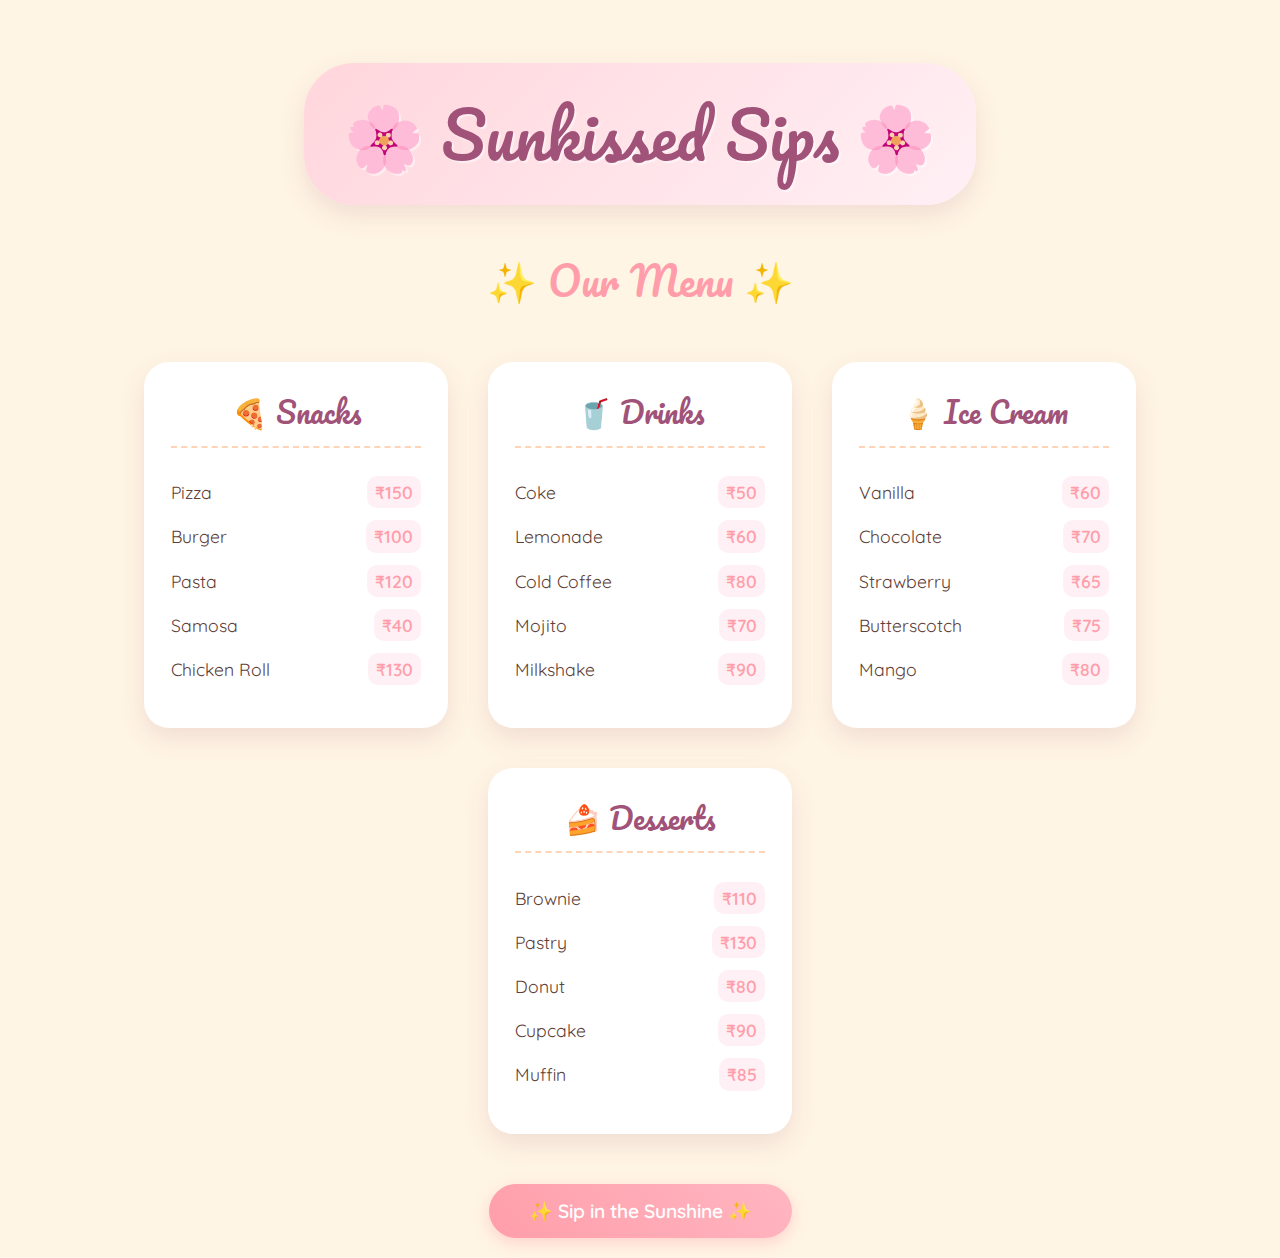
<file: index.html>
<!DOCTYPE html>
<html lang="en">

<head>
    <meta charset="UTF-8">
    <title>Sunkissed Sips - Menu</title>
    <link rel="stylesheet" href="style.css">
</head>

<body>
    <h1 class="cafe-name">🌸 Sunkissed Sips 🌸</h1>
    <h2 class="menu-title">✨ Our Menu ✨</h2>

    <div class="menu-box">
        <div class="category-box">
            <h3>🍕 Snacks</h3>
            <ul>
                <li>Pizza <span class="price">₹150</span></li>
                <li>Burger <span class="price">₹100</span></li>
                <li>Pasta <span class="price">₹120</span></li>
                <li>Samosa <span class="price">₹40</span></li>
                <li>Chicken Roll <span class="price">₹130</span></li>
            </ul>
        </div>

        <div class="category-box">
            <h3>🥤 Drinks</h3>
            <ul>
                <li>Coke <span class="price">₹50</span></li>
                <li>Lemonade <span class="price">₹60</span></li>
                <li>Cold Coffee <span class="price">₹80</span></li>
                <li>Mojito <span class="price">₹70</span></li>
                <li>Milkshake <span class="price">₹90</span></li>
            </ul>
        </div>

        <div class="category-box">
            <h3>🍦 Ice Cream</h3>
            <ul>
                <li>Vanilla <span class="price">₹60</span></li>
                <li>Chocolate <span class="price">₹70</span></li>
                <li>Strawberry <span class="price">₹65</span></li>
                <li>Butterscotch <span class="price">₹75</span></li>
                <li>Mango <span class="price">₹80</span></li>
            </ul>
        </div>

        <div class="category-box">
            <h3>🍰 Desserts</h3>
            <ul>
                <li>Brownie <span class="price">₹110</span></li>
                <li>Pastry <span class="price">₹130</span></li>
                <li>Donut <span class="price">₹80</span></li>
                <li>Cupcake <span class="price">₹90</span></li>
                <li>Muffin <span class="price">₹85</span></li>
            </ul>
        </div>
    </div>

    <a href="order.html"><button class="menu-button">✨ Sip in the Sunshine ✨</button></a>
    <script src="script.js"></script>
</body>

</html>
</file>
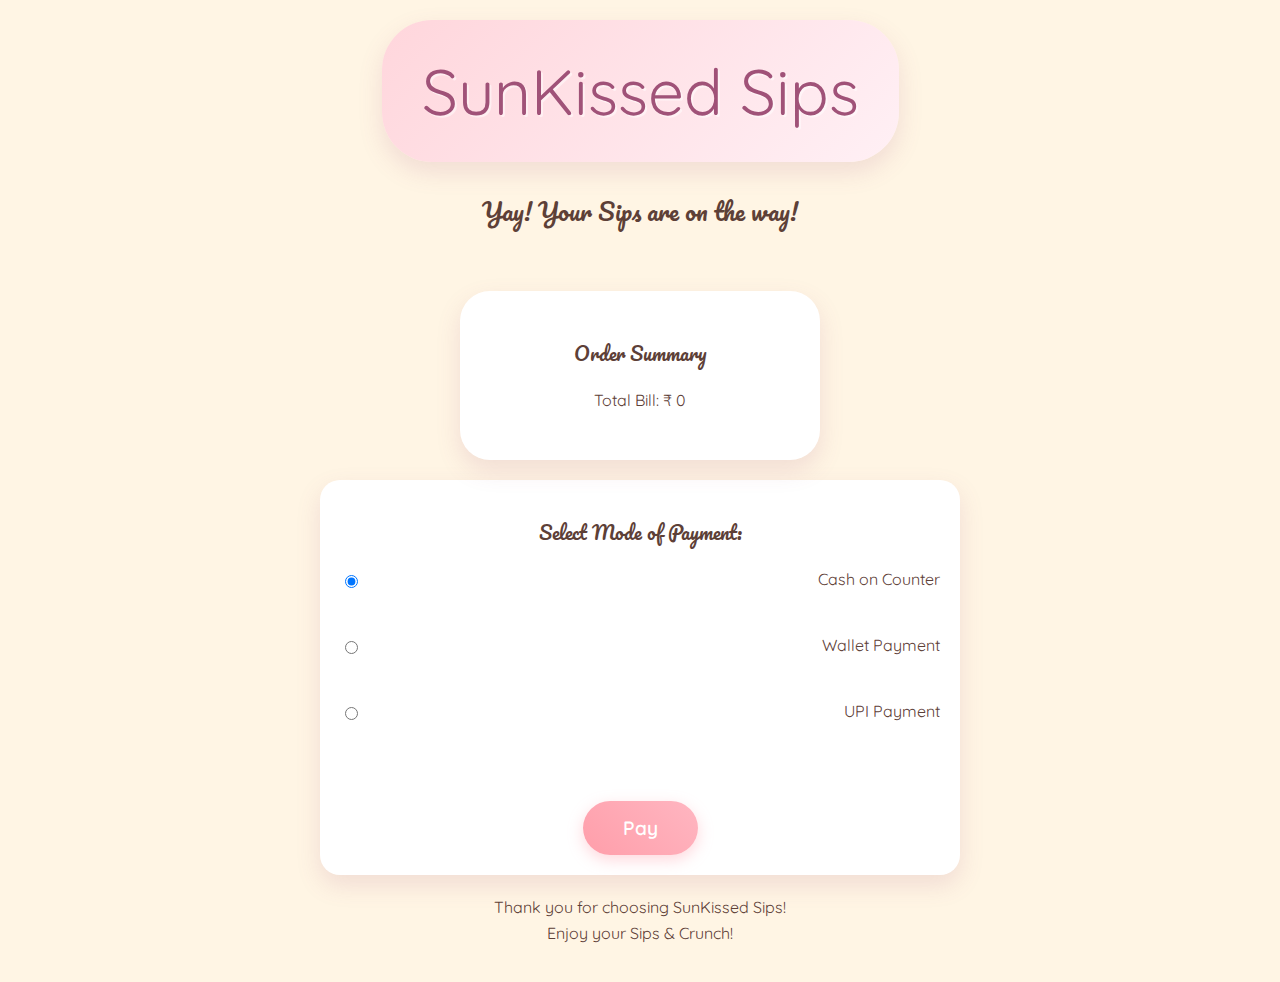
<file: confirmation.html>
<!DOCTYPE html>
<html lang="en">
<head>
  <meta charset="UTF-8">
  <title>Order Confirmation - SunKissed Sips</title>
  <link rel="stylesheet" href="style.css">
</head>
<body>

  <div class="cafe-name">SunKissed Sips</div>

  <h2 class="confirmation-heading">Yay! Your Sips are on the way!</h2>

  <div class="order-summary">
    <h3>Order Summary</h3>
    <ul id="order-items-list"></ul>
    <p id="total-bill-summary">Total Bill: ₹ 0</p>
  </div>

  <div class="payment-section">
    <h3>Select Mode of Payment:</h3>
    <label><input type="radio" name="payment" value="cash" checked> Cash on Counter</label><br>
    <label><input type="radio" name="payment" value="wallet"> Wallet Payment</label><br>
    <label><input type="radio" name="payment" value="upi"> UPI Payment</label><br><br>

    <a href="thank.html">
      <button class="pay-btn">Pay</button>
    </a>
  </div>

  <p class="thank-text">Thank you for choosing SunKissed Sips!<br>Enjoy your Sips & Crunch!</p>

  <script>
    // Sample order data from localStorage
    const orderData = JSON.parse(localStorage.getItem("orderSummary")) || [];
    const prices = {
      pizza: 150, burger: 100, pasta: 120, samosa: 40, chicken_roll: 130,
      fries: 60, nuggets: 90, sandwich: 80, wrap: 110,
      coke: 50, lemonade: 60, coffee: 80, milkshake: 90, iced_tea: 70,
      vanilla: 90, chocolate: 100, strawberry: 95, butterscotch: 105, mango: 95,
      brownie: 110, pastry: 130, donut: 70, muffin: 85, cheesecake: 140
    };

    let total = 0;
    const list = document.getElementById("order-items-list");

    orderData.forEach(item => {
      const li = document.createElement("li");
      const itemTotal = prices[item.name] * item.quantity;
      li.textContent = `${item.name.replace(/_/g, " ")} (x${item.quantity}) - ₹${itemTotal}`;
      list.appendChild(li);
      total += itemTotal;
    });

    document.getElementById("total-bill-summary").innerText = `Total Bill: ₹ ${total}`;
  </script>

</body>
</html>
</file>
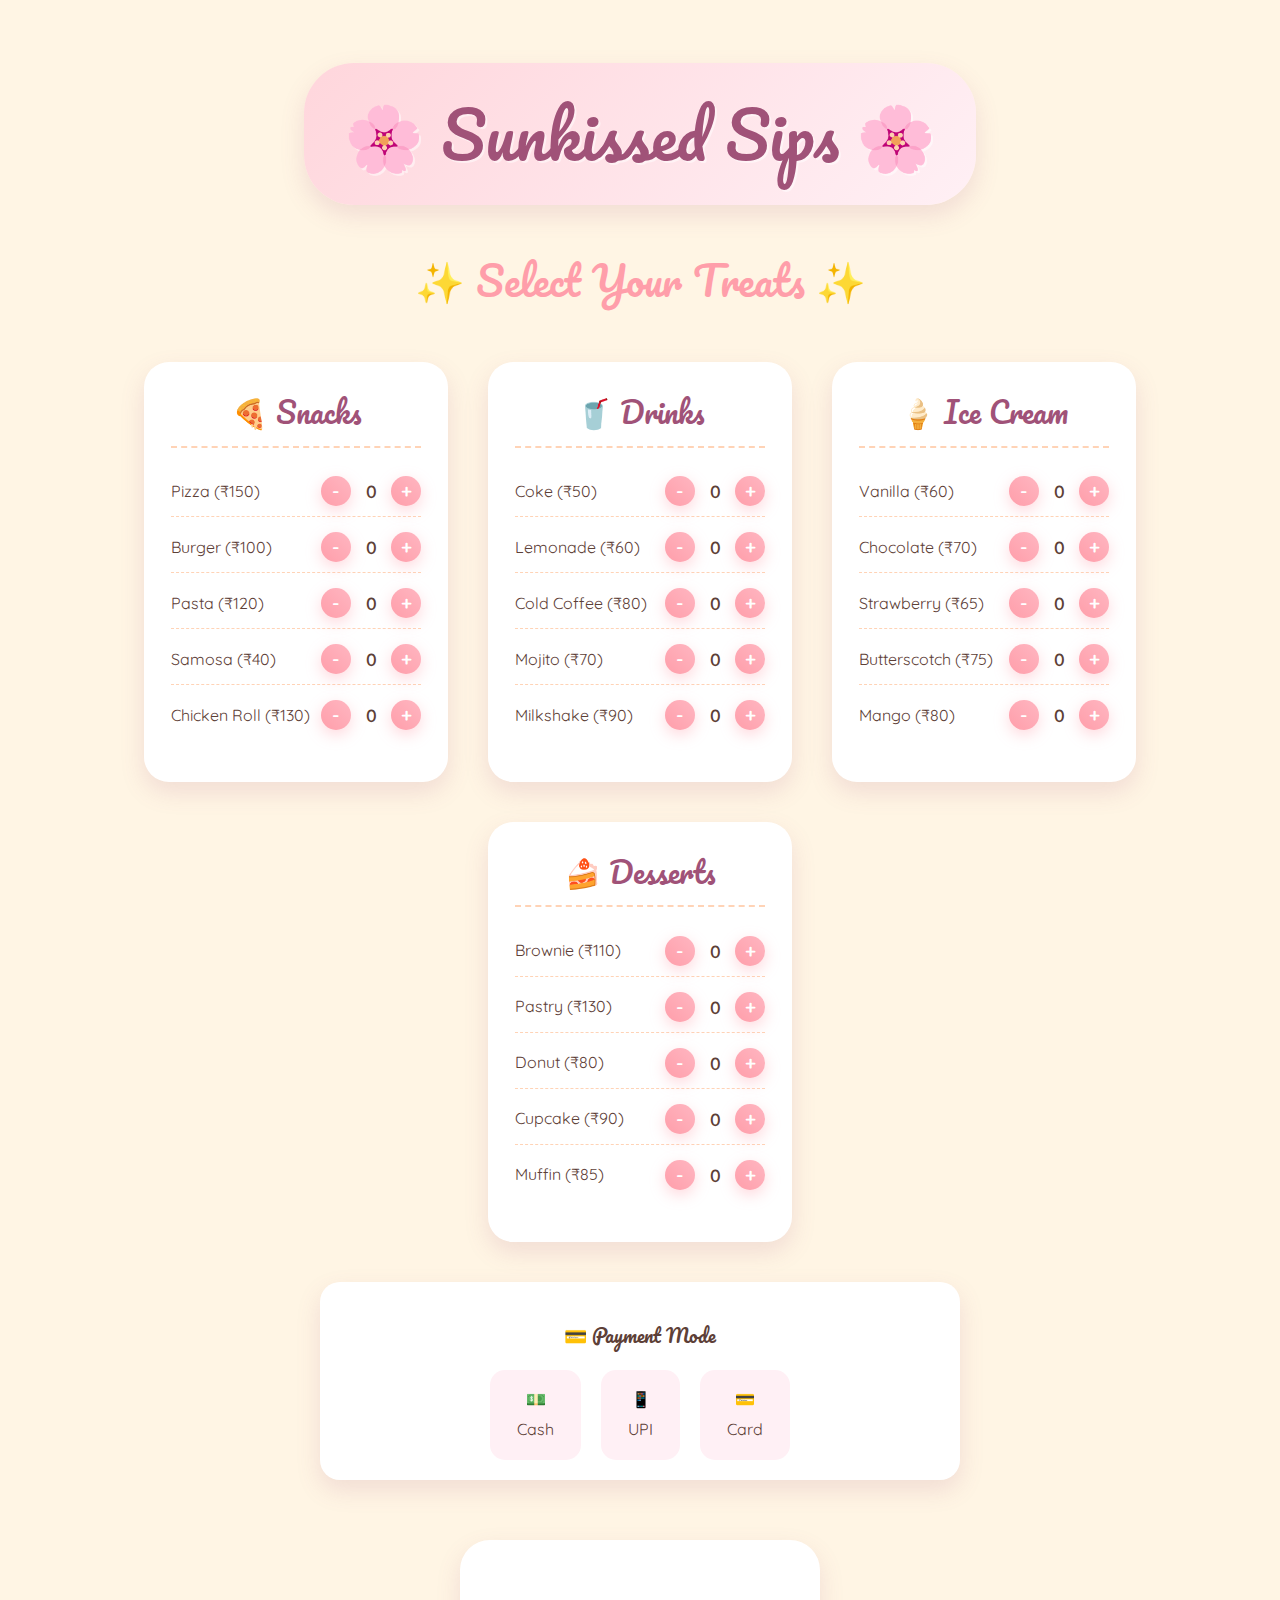
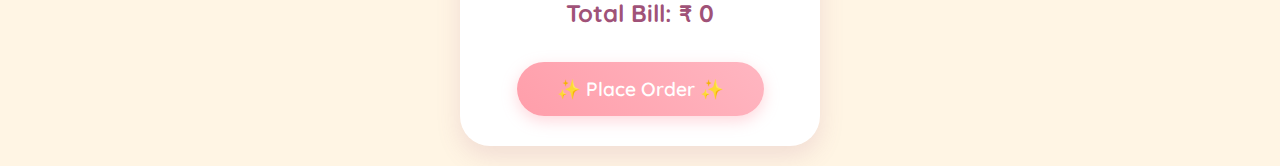
<file: order.html>
<!DOCTYPE html>
<html lang="en">

<head>
    <meta charset="UTF-8">
    <title>Sunkissed Sips - Order</title>
    <link rel="stylesheet" href="style.css">
</head>

<body>
    <h1 class="cafe-name">🌸 Sunkissed Sips 🌸</h1>
    <h2 class="menu-title">✨ Select Your Treats ✨</h2>

    <div class="menu-box">
        <div class="category-box">
            <h3>🍕 Snacks</h3>
            <div class="item-row">
                <span>Pizza (₹150)</span>
                <div class="quantity-control">
                    <button class="qty-btn minus" data-item="pizza">-</button>
                    <span id="qty-pizza">0</span>
                    <button class="qty-btn plus" data-item="pizza">+</button>
                </div>
            </div>
            <div class="item-row">
                <span>Burger (₹100)</span>
                <div class="quantity-control">
                    <button class="qty-btn minus" data-item="burger">-</button>
                    <span id="qty-burger">0</span>
                    <button class="qty-btn plus" data-item="burger">+</button>
                </div>
            </div>
            <div class="item-row">
                <span>Pasta (₹120)</span>
                <div class="quantity-control">
                    <button class="qty-btn minus" data-item="pasta">-</button>
                    <span id="qty-pasta">0</span>
                    <button class="qty-btn plus" data-item="pasta">+</button>
                </div>
            </div>
            <div class="item-row">
                <span>Samosa (₹40)</span>
                <div class="quantity-control">
                    <button class="qty-btn minus" data-item="samosa">-</button>
                    <span id="qty-samosa">0</span>
                    <button class="qty-btn plus" data-item="samosa">+</button>
                </div>
            </div>
            <div class="item-row">
                <span>Chicken Roll (₹130)</span>
                <div class="quantity-control">
                    <button class="qty-btn minus" data-item="chicken_roll">-</button>
                    <span id="qty-chicken_roll">0</span>
                    <button class="qty-btn plus" data-item="chicken_roll">+</button>
                </div>
            </div>
        </div>

        <div class="category-box">
            <h3>🥤 Drinks</h3>
            <div class="item-row">
                <span>Coke (₹50)</span>
                <div class="quantity-control">
                    <button class="qty-btn minus" data-item="coke">-</button>
                    <span id="qty-coke">0</span>
                    <button class="qty-btn plus" data-item="coke">+</button>
                </div>
            </div>
            <div class="item-row">
                <span>Lemonade (₹60)</span>
                <div class="quantity-control">
                    <button class="qty-btn minus" data-item="lemonade">-</button>
                    <span id="qty-lemonade">0</span>
                    <button class="qty-btn plus" data-item="lemonade">+</button>
                </div>
            </div>
            <div class="item-row">
                <span>Cold Coffee (₹80)</span>
                <div class="quantity-control">
                    <button class="qty-btn minus" data-item="coffee">-</button>
                    <span id="qty-coffee">0</span>
                    <button class="qty-btn plus" data-item="coffee">+</button>
                </div>
            </div>
            <div class="item-row">
                <span>Mojito (₹70)</span>
                <div class="quantity-control">
                    <button class="qty-btn minus" data-item="mojito">-</button>
                    <span id="qty-mojito">0</span>
                    <button class="qty-btn plus" data-item="mojito">+</button>
                </div>
            </div>
            <div class="item-row">
                <span>Milkshake (₹90)</span>
                <div class="quantity-control">
                    <button class="qty-btn minus" data-item="milkshake">-</button>
                    <span id="qty-milkshake">0</span>
                    <button class="qty-btn plus" data-item="milkshake">+</button>
                </div>
            </div>
        </div>

        <div class="category-box">
            <h3>🍦 Ice Cream</h3>
            <div class="item-row">
                <span>Vanilla (₹60)</span>
                <div class="quantity-control">
                    <button class="qty-btn minus" data-item="vanilla">-</button>
                    <span id="qty-vanilla">0</span>
                    <button class="qty-btn plus" data-item="vanilla">+</button>
                </div>
            </div>
            <div class="item-row">
                <span>Chocolate (₹70)</span>
                <div class="quantity-control">
                    <button class="qty-btn minus" data-item="chocolate">-</button>
                    <span id="qty-chocolate">0</span>
                    <button class="qty-btn plus" data-item="chocolate">+</button>
                </div>
            </div>
            <div class="item-row">
                <span>Strawberry (₹65)</span>
                <div class="quantity-control">
                    <button class="qty-btn minus" data-item="strawberry">-</button>
                    <span id="qty-strawberry">0</span>
                    <button class="qty-btn plus" data-item="strawberry">+</button>
                </div>
            </div>
            <div class="item-row">
                <span>Butterscotch (₹75)</span>
                <div class="quantity-control">
                    <button class="qty-btn minus" data-item="butterscotch">-</button>
                    <span id="qty-butterscotch">0</span>
                    <button class="qty-btn plus" data-item="butterscotch">+</button>
                </div>
            </div>
            <div class="item-row">
                <span>Mango (₹80)</span>
                <div class="quantity-control">
                    <button class="qty-btn minus" data-item="mango">-</button>
                    <span id="qty-mango">0</span>
                    <button class="qty-btn plus" data-item="mango">+</button>
                </div>
            </div>
        </div>

        <div class="category-box">
            <h3>🍰 Desserts</h3>
            <div class="item-row">
                <span>Brownie (₹110)</span>
                <div class="quantity-control">
                    <button class="qty-btn minus" data-item="brownie">-</button>
                    <span id="qty-brownie">0</span>
                    <button class="qty-btn plus" data-item="brownie">+</button>
                </div>
            </div>
            <div class="item-row">
                <span>Pastry (₹130)</span>
                <div class="quantity-control">
                    <button class="qty-btn minus" data-item="pastry">-</button>
                    <span id="qty-pastry">0</span>
                    <button class="qty-btn plus" data-item="pastry">+</button>
                </div>
            </div>
            <div class="item-row">
                <span>Donut (₹80)</span>
                <div class="quantity-control">
                    <button class="qty-btn minus" data-item="donut">-</button>
                    <span id="qty-donut">0</span>
                    <button class="qty-btn plus" data-item="donut">+</button>
                </div>
            </div>
            <div class="item-row">
                <span>Cupcake (₹90)</span>
                <div class="quantity-control">
                    <button class="qty-btn minus" data-item="cupcake">-</button>
                    <span id="qty-cupcake">0</span>
                    <button class="qty-btn plus" data-item="cupcake">+</button>
                </div>
            </div>
            <div class="item-row">
                <span>Muffin (₹85)</span>
                <div class="quantity-control">
                    <button class="qty-btn minus" data-item="muffin">-</button>
                    <span id="qty-muffin">0</span>
                    <button class="qty-btn plus" data-item="muffin">+</button>
                </div>
            </div>
        </div>
    </div>

    <div class="payment-section">
        <h3>💳 Payment Mode</h3>
        <div class="payment-options">
            <div class="payment-option" onclick="selectPayment('cash')">
                <span>💵</span> Cash
            </div>
            <div class="payment-option" onclick="selectPayment('upi')">
                <span>📱</span> UPI
            </div>
            <div class="payment-option" onclick="selectPayment('card')">
                <span>💳</span> Card
            </div>
        </div>
    </div>

    <div class="order-summary">
        <p id="total-bill">Total Bill: ₹ 0</p>
        <button onclick="goToConfirmation()">✨ Place Order ✨</button>
    </div>

    <script src="script.js"></script>
</body>

</html>
</file>
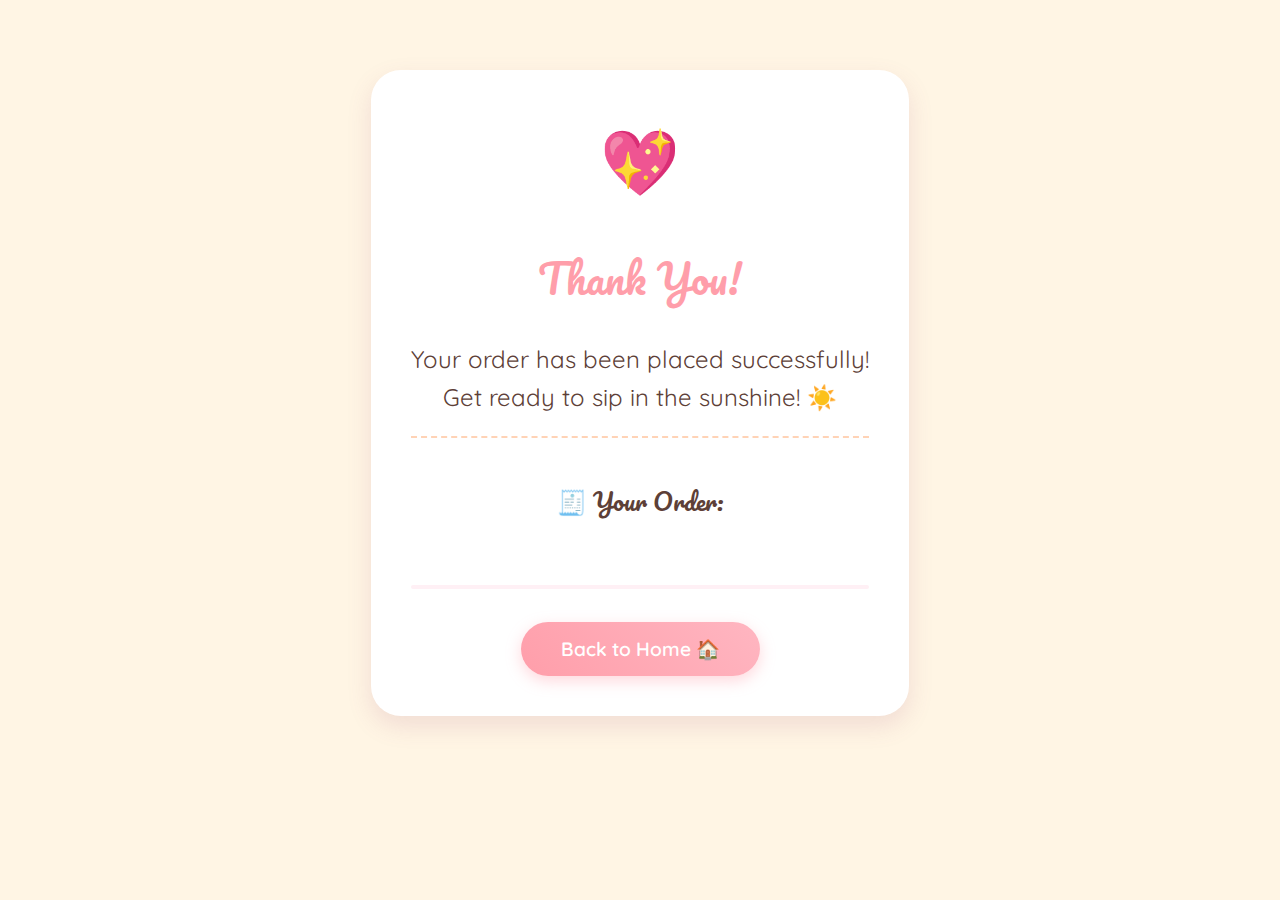
<file: thank.html>
<!DOCTYPE html>
<html lang="en">

<head>
    <meta charset="UTF-8">
    <title>Sunkissed Sips - Thank You</title>
    <link rel="stylesheet" href="style.css">
    <style>
        .thank-you-container {
            margin-top: 50px;
            background-color: white;
            padding: 40px;
            border-radius: 30px;
            box-shadow: var(--shadow);
            display: inline-block;
            max-width: 600px;
        }

        .thank-you-msg {
            font-size: 1.5rem;
            color: var(--text-color);
            margin: 20px 0;
        }

        .emoji-large {
            font-size: 4rem;
            margin-bottom: 20px;
            display: block;
            animation: float 3s ease-in-out infinite;
        }
    </style>
</head>

<body>

    <div class="thank-you-container">
        <span class="emoji-large">💖</span>
        <h2 class="menu-title">Thank You!</h2>
        <p class="thank-you-msg">Your order has been placed successfully! <br> Get ready to sip in the sunshine! ☀️</p>

        <div id="order-details"
            style="text-align: center; margin: 20px 0; border-top: 2px dashed var(--secondary-color); padding-top: 20px;">
            <h3 style="font-size: 1.5rem; margin-bottom: 10px;">🧾 Your Order:</h3>
            <ul id="thank-you-list" style="list-style: none; padding: 0; display: inline-block; text-align: left;"></ul>
            <p id="thank-you-total" class="price"
                style="font-size: 1.4rem; display: block; text-align: center; margin-top: 15px;"></p>
        </div>

        <a href="index.html"><button class="menu-button">Back to Home 🏠</button></a>
    </div>

    <script>
        document.addEventListener("DOMContentLoaded", function () {
            const lastOrder = JSON.parse(localStorage.getItem("recentOrder"));
            if (lastOrder && lastOrder.items.length > 0) {
                const list = document.getElementById("thank-you-list");
                const total = document.getElementById("thank-you-total");

                list.innerHTML = lastOrder.items.map(item =>
                    `<li style="display: flex; justify-content: space-between; margin-bottom: 8px; font-size: 1.1rem; gap: 20px;">
                        <span>${item.name.charAt(0).toUpperCase() + item.name.slice(1).replace('_', ' ')} x${item.quantity}</span>
                    </li>`
                ).join("");

                total.textContent = "Total Paid: ₹ " + lastOrder.total;
            }
        });
    </script>
</body>

</html>
</file>
<file: style.css>
@import url('https://fonts.googleapis.com/css2?family=Pacifico&family=Quicksand:wght@300;400;500;600&display=swap');

:root {
    --bg-color: #FFF5E4;
    /* Warm Cream */
    --card-bg: #FFFFFF;
    --primary-color: #FF9EAA;
    /* Soft Pink */
    --secondary-color: #FFD3B6;
    /* Peach */
    --accent-color: #A05278;
    /* Deep Berry */
    --text-color: #5D4037;
    /* Warm Brown */
    --shadow: 0 10px 25px rgba(160, 82, 120, 0.15);
}

body {
    background-color: var(--bg-color);
    font-family: 'Quicksand', sans-serif;
    color: var(--text-color);
    text-align: center;
    margin: 0;
    padding: 20px;
    line-height: 1.6;
}

h1,
h2,
h3 {
    font-family: 'Pacifico', cursive;
    font-weight: 400;
}

.cafe-name {
    font-size: 4rem;
    color: var(--accent-color);
    background: linear-gradient(135deg, #FFD6DC 0%, #FFF0F5 100%);
    padding: 20px 40px;
    border-radius: 50px;
    display: inline-block;
    margin-bottom: 10px;
    box-shadow: var(--shadow);
    text-shadow: 2px 2px 0px rgba(255, 255, 255, 0.5);
    animation: float 3s ease-in-out infinite;
}

@keyframes float {
    0% {
        transform: translateY(0px);
    }

    50% {
        transform: translateY(-10px);
    }

    100% {
        transform: translateY(0px);
    }
}

.menu-title {
    font-size: 2.5rem;
    color: var(--primary-color);
    margin-bottom: 30px;
}

.menu-box {
    display: flex;
    flex-wrap: wrap;
    justify-content: center;
    gap: 40px;
    margin: 20px auto;
    max-width: 1200px;
    padding: 20px;
}

.category-box {
    background-color: var(--card-bg);
    padding: 25px;
    border-radius: 25px;
    width: 250px;
    box-shadow: var(--shadow);
    text-align: left;
    transition: transform 0.3s ease, box-shadow 0.3s ease;
    border: 2px solid transparent;
}

.category-box:hover {
    transform: translateY(-10px);
    box-shadow: 0 15px 35px rgba(160, 82, 120, 0.2);
    border-color: var(--secondary-color);
}

.category-box h3 {
    text-align: center;
    color: var(--accent-color);
    font-size: 1.8rem;
    margin-top: 0;
    border-bottom: 2px dashed var(--secondary-color);
    padding-bottom: 10px;
}

ul {
    list-style: none;
    padding: 0;
}

li {
    margin-bottom: 12px;
    font-size: 1.1rem;
    display: flex;
    justify-content: space-between;
    align-items: center;
}

.price {
    font-weight: 600;
    color: var(--primary-color);
    background: #FFF0F5;
    padding: 2px 8px;
    border-radius: 10px;
}

/* Order Page Specifics */
label {
    display: flex;
    justify-content: space-between;
    align-items: center;
    margin-bottom: 15px;
    font-size: 1rem;
}

input[type="number"] {
    width: 60px;
    padding: 5px;
    border: 2px solid var(--secondary-color);
    border-radius: 10px;
    text-align: center;
    font-family: 'Quicksand', sans-serif;
    font-weight: 600;
    color: var(--accent-color);
    outline: none;
    transition: border-color 0.3s;
}

input[type="number"]:focus {
    border-color: var(--primary-color);
}

.order-summary {
    background-color: var(--card-bg);
    padding: 30px;
    margin-top: 40px;
    border-radius: 30px;
    box-shadow: var(--shadow);
    display: inline-block;
    min-width: 300px;
}

#total-bill {
    font-size: 1.5rem;
    font-weight: 700;
    color: var(--accent-color);
    margin-bottom: 20px;
}

.menu-button,
button {
    background: linear-gradient(45deg, var(--primary-color), #FFB6C1);
    border: none;
    padding: 15px 40px;
    font-size: 1.2rem;
    font-family: 'Quicksand', sans-serif;
    font-weight: 600;
    color: white;
    border-radius: 50px;
    cursor: pointer;
    margin-top: 10px;
    box-shadow: 0 5px 15px rgba(255, 158, 170, 0.4);
    transition: transform 0.2s, box-shadow 0.2s;
}

.menu-button:hover,
button:hover {
    transform: scale(1.05);
    box-shadow: 0 8px 20px rgba(255, 158, 170, 0.6);
}

.menu-button:active,
button:active {
    transform: scale(0.95);
}

a {
    text-decoration: none;
}

@keyframes pop {
    0% {
        transform: scale(1);
    }

    50% {
        transform: scale(1.2);
    }

    100% {
        transform: scale(1);
    }
}

.pop {
    animation: pop 0.3s ease-in-out;
}

/* New Styles for Refined UI */
.item-row {
    display: flex;
    justify-content: space-between;
    align-items: center;
    margin-bottom: 15px;
    padding-bottom: 10px;
    border-bottom: 1px dashed var(--secondary-color);
}

.item-row:last-child {
    border-bottom: none;
}

.quantity-control {
    display: flex;
    align-items: center;
    gap: 10px;
}

.qty-btn {
    width: 30px;
    height: 30px;
    border-radius: 50%;
    border: none;
    background-color: var(--primary-color);
    color: white;
    font-size: 1.2rem;
    cursor: pointer;
    display: flex;
    justify-content: center;
    align-items: center;
    transition: transform 0.2s, background-color 0.2s;
    padding: 0;
    /* Override default padding */
    margin: 0;
    /* Override default margin */
}

.qty-btn:hover {
    transform: scale(1.1);
    background-color: var(--accent-color);
}

.qty-btn:active {
    transform: scale(0.9);
}

.quantity-control span {
    font-weight: 600;
    font-size: 1.1rem;
    width: 20px;
    text-align: center;
}

/* Payment Section */
.payment-section {
    background-color: var(--card-bg);
    padding: 20px;
    border-radius: 20px;
    margin: 20px auto;
    max-width: 600px;
    box-shadow: var(--shadow);
}

.payment-options {
    display: flex;
    justify-content: center;
    gap: 20px;
    margin-top: 15px;
}

.payment-option {
    background-color: #FFF0F5;
    padding: 15px 25px;
    border-radius: 15px;
    cursor: pointer;
    border: 2px solid transparent;
    transition: all 0.3s ease;
    display: flex;
    flex-direction: column;
    align-items: center;
    gap: 5px;
}

.payment-option:hover {
    transform: translateY(-5px);
    background-color: #FFE4E1;
}

.payment-option.selected {
    border-color: var(--accent-color);
    background-color: var(--secondary-color);
    color: var(--text-color);
    font-weight: 600;
}

/* Recent Order Section */
#recent-order-section {
    background-color: #E6E6FA;
    /* Lavender */
    padding: 20px;
    border-radius: 20px;
    margin: 20px auto;
    max-width: 400px;
    box-shadow: var(--shadow);
    border: 2px dashed var(--accent-color);
}

#recent-order-section h3 {
    color: var(--accent-color);
    margin-top: 0;
}

#recent-order-list {
    text-align: left;
    margin: 10px 0;
}

#recent-order-list li {
    border-bottom: 1px dotted var(--primary-color);
    padding: 5px 0;
}

#recent-order-total {
    font-size: 1.2rem;
    margin-top: 10px;
    display: inline-block;
}
</file>
